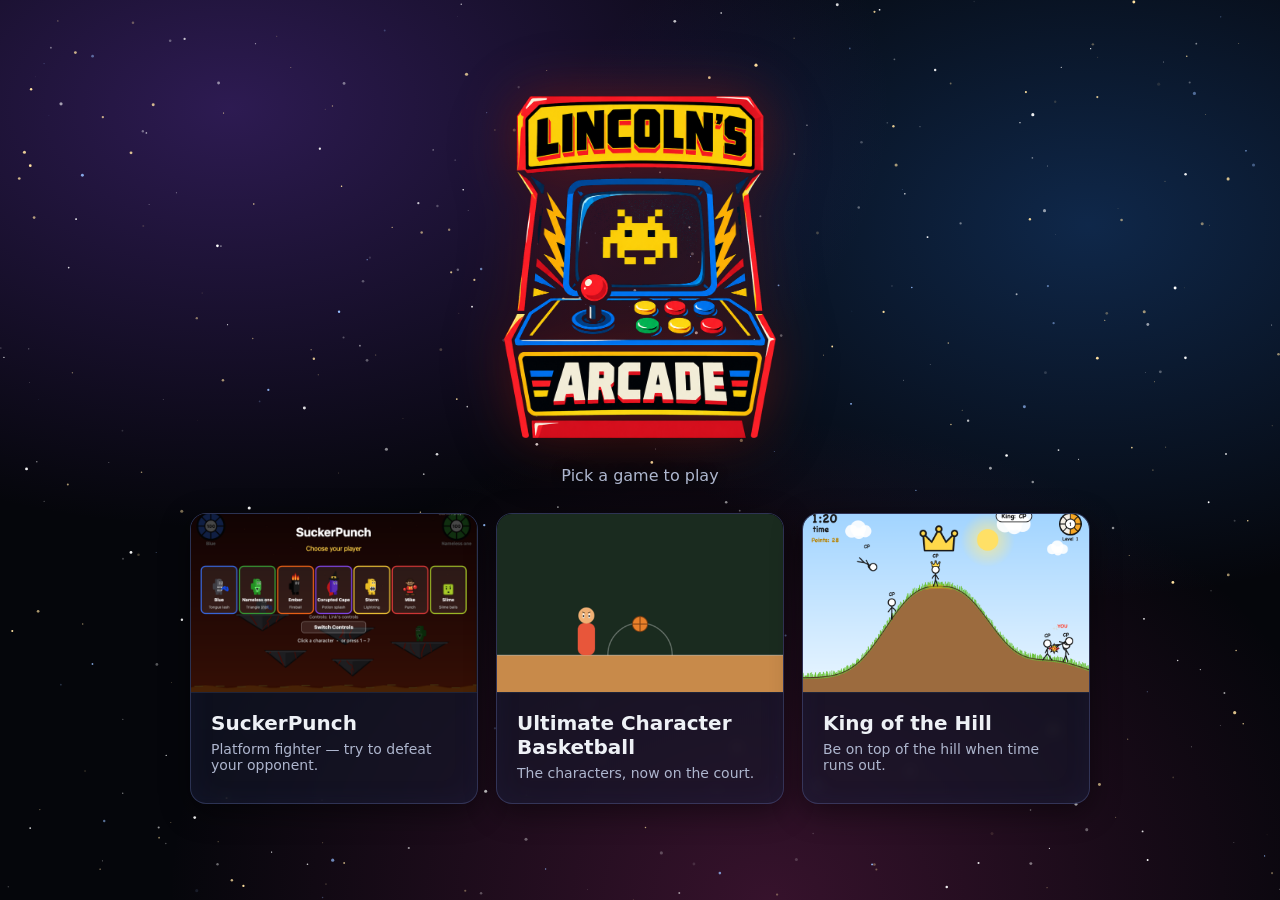
<file: index.html>
<!DOCTYPE html>
<html lang="en">
<head>
<meta charset="UTF-8">
<meta name="viewport" content="width=device-width, initial-scale=1.0">
<title>Lincoln's Arcade</title>
<style>
  :root { color-scheme: dark; }
  * { box-sizing: border-box; }
  html, body { height: 100%; }
  body {
    margin: 0; min-height: 100vh;
    display: flex; flex-direction: column; align-items: center; justify-content: center;
    gap: 28px; padding: 40px 20px;
    font-family: system-ui, -apple-system, sans-serif;
    color: #eef1f6;
    /* deep space: a couple of distant nebula glows over near-black */
    background:
      radial-gradient(1100px 700px at 18% 12%, rgba(94, 52, 168, 0.45), transparent 60%),
      radial-gradient(900px 600px at 85% 25%, rgba(30, 90, 168, 0.40), transparent 62%),
      radial-gradient(1000px 800px at 60% 100%, rgba(168, 46, 120, 0.30), transparent 60%),
      #05060b;
    overflow: hidden;
  }
  /* animated starfield sits behind everything */
  #stars { position: fixed; inset: 0; width: 100%; height: 100%; z-index: 0; display: block; }
  /* keep content above the stars */
  .logo, p.sub, .grid { position: relative; z-index: 1; }

  .sr-only {
    position: absolute; width: 1px; height: 1px; padding: 0; margin: -1px;
    overflow: hidden; clip: rect(0 0 0 0); white-space: nowrap; border: 0;
  }
  .logo {
    display: block; width: auto; height: clamp(220px, 38vh, 380px); max-width: 80vw;
    object-fit: contain;
    filter: drop-shadow(0 0 26px rgba(229, 52, 42, 0.35))
            drop-shadow(0 6px 18px rgba(0, 0, 0, 0.5));
  }
  p.sub { margin: 0; color: #aeb6ce; text-shadow: 0 0 10px rgba(0,0,0,0.6); }
  .grid {
    display: grid; gap: 18px; width: 100%; max-width: 900px;
    grid-template-columns: repeat(auto-fit, minmax(240px, 1fr));
  }
  a.card {
    display: block; border-radius: 16px; overflow: hidden;
    text-decoration: none; color: inherit;
    background: rgba(22, 27, 46, 0.55);
    border: 1px solid rgba(120, 140, 220, 0.28);
    backdrop-filter: blur(6px); -webkit-backdrop-filter: blur(6px);
    box-shadow: 0 8px 30px rgba(0, 0, 0, 0.45), inset 0 0 30px rgba(80, 110, 220, 0.06);
    transition: transform .14s ease, border-color .14s ease, box-shadow .14s ease;
  }
  a.card:hover {
    transform: translateY(-3px);
    border-color: rgba(150, 180, 255, 0.7);
    box-shadow: 0 12px 40px rgba(0,0,0,.5), 0 0 24px rgba(110, 150, 255, 0.35);
  }
  a.card .thumb {
    display: block; width: 100%; aspect-ratio: 16 / 10; object-fit: cover;
    background: #05060b; border-bottom: 1px solid rgba(120, 140, 220, 0.22);
  }
  a.card .body { padding: 18px 20px 22px; }
  a.card .title { font-size: 20px; font-weight: 700; margin-bottom: 6px; }
  a.card .desc { color: #aeb6ce; font-size: 14px; }
  a.card.soon { opacity: .6; pointer-events: none; }
  a.card.soon .desc::after { content: '  •  coming soon'; color: #d8a24a; }
</style>
</head>
<body>
  <canvas id="stars"></canvas>

  <h1 class="sr-only">Lincoln's Arcade</h1>

  <img class="logo" src="logo.png" alt="Lincoln's Arcade">

  <p class="sub">Pick a game to play</p>
  <div class="grid">
    <a class="card" href="suckerpunch/">
      <img class="thumb" src="suckerpunch/thumb.png" alt="SuckerPunch gameplay screenshot">
      <div class="body">
        <div class="title">SuckerPunch</div>
        <div class="desc">Platform fighter — try to defeat your opponent.</div>
      </div>
    </a>
    <a class="card" href="ultimatecharacterbasketball/">
      <img class="thumb" src="ultimatecharacterbasketball/thumb.png" alt="Ultimate Character Basketball screenshot">
      <div class="body">
        <div class="title">Ultimate Character Basketball</div>
        <div class="desc">The characters, now on the court.</div>
      </div>
    </a>
    <a class="card" href="kingofthehill/">
      <img class="thumb" src="kingofthehill/thumb.png" alt="King of the Hill gameplay screenshot">
      <div class="body">
        <div class="title">King of the Hill</div>
        <div class="desc">Be on top of the hill when time runs out.</div>
      </div>
    </a>
  </div>

  <script>
  // Twinkling, slowly-drifting starfield behind the menu.
  (function () {
    const canvas = document.getElementById('stars');
    const ctx = canvas.getContext('2d');
    let w, h, stars, shootTimer;

    function build() {
      const dpr = Math.min(window.devicePixelRatio || 1, 2);
      w = canvas.width = Math.floor(innerWidth * dpr);
      h = canvas.height = Math.floor(innerHeight * dpr);
      canvas.style.width = innerWidth + 'px';
      canvas.style.height = innerHeight + 'px';
      // star count scales with screen area
      const count = Math.round((innerWidth * innerHeight) / 2600);
      stars = [];
      for (let i = 0; i < count; i++) {
        stars.push({
          x: Math.random() * w,
          y: Math.random() * h,
          r: (Math.random() * 1.3 + 0.3) * dpr,
          base: Math.random() * 0.5 + 0.4,       // base brightness
          tw: Math.random() * Math.PI * 2,        // twinkle phase
          tws: Math.random() * 0.04 + 0.01,       // twinkle speed
          drift: (Math.random() * 0.12 + 0.02) * dpr,  // downward drift
          hue: Math.random() < 0.15 ? 210 : (Math.random() < 0.5 ? 45 : 0), // some blue/gold
        });
      }
      shootTimer = 120 + Math.random() * 300;
    }

    let shoot = null;
    function maybeShoot() {
      if (shoot) return;
      if (--shootTimer > 0) return;
      shootTimer = 300 + Math.random() * 600;
      const dpr = Math.min(window.devicePixelRatio || 1, 2);
      shoot = {
        x: Math.random() * w * 0.6, y: Math.random() * h * 0.4,
        vx: (4 + Math.random() * 3) * dpr, vy: (2 + Math.random() * 2) * dpr,
        life: 0, max: 26,
      };
    }

    function frame() {
      ctx.clearRect(0, 0, w, h);
      for (const s of stars) {
        s.tw += s.tws;
        const a = s.base + Math.sin(s.tw) * 0.35;
        s.y += s.drift;
        if (s.y > h + 2) { s.y = -2; s.x = Math.random() * w; }
        ctx.beginPath();
        ctx.arc(s.x, s.y, s.r, 0, Math.PI * 2);
        if (s.hue === 0) ctx.fillStyle = 'rgba(255,255,255,' + Math.max(0, a) + ')';
        else if (s.hue === 210) ctx.fillStyle = 'rgba(150,190,255,' + Math.max(0, a) + ')';
        else ctx.fillStyle = 'rgba(255,225,160,' + Math.max(0, a) + ')';
        ctx.fill();
      }
      // occasional shooting star
      maybeShoot();
      if (shoot) {
        shoot.x += shoot.vx; shoot.y += shoot.vy; shoot.life++;
        const t = 1 - shoot.life / shoot.max;
        ctx.strokeStyle = 'rgba(255,255,255,' + Math.max(0, t) + ')';
        ctx.lineWidth = 2;
        ctx.beginPath();
        ctx.moveTo(shoot.x, shoot.y);
        ctx.lineTo(shoot.x - shoot.vx * 4, shoot.y - shoot.vy * 4);
        ctx.stroke();
        if (shoot.life >= shoot.max) shoot = null;
      }
      requestAnimationFrame(frame);
    }

    build();
    addEventListener('resize', build);
    frame();
  })();
  </script>
</body>
</html>
</file>
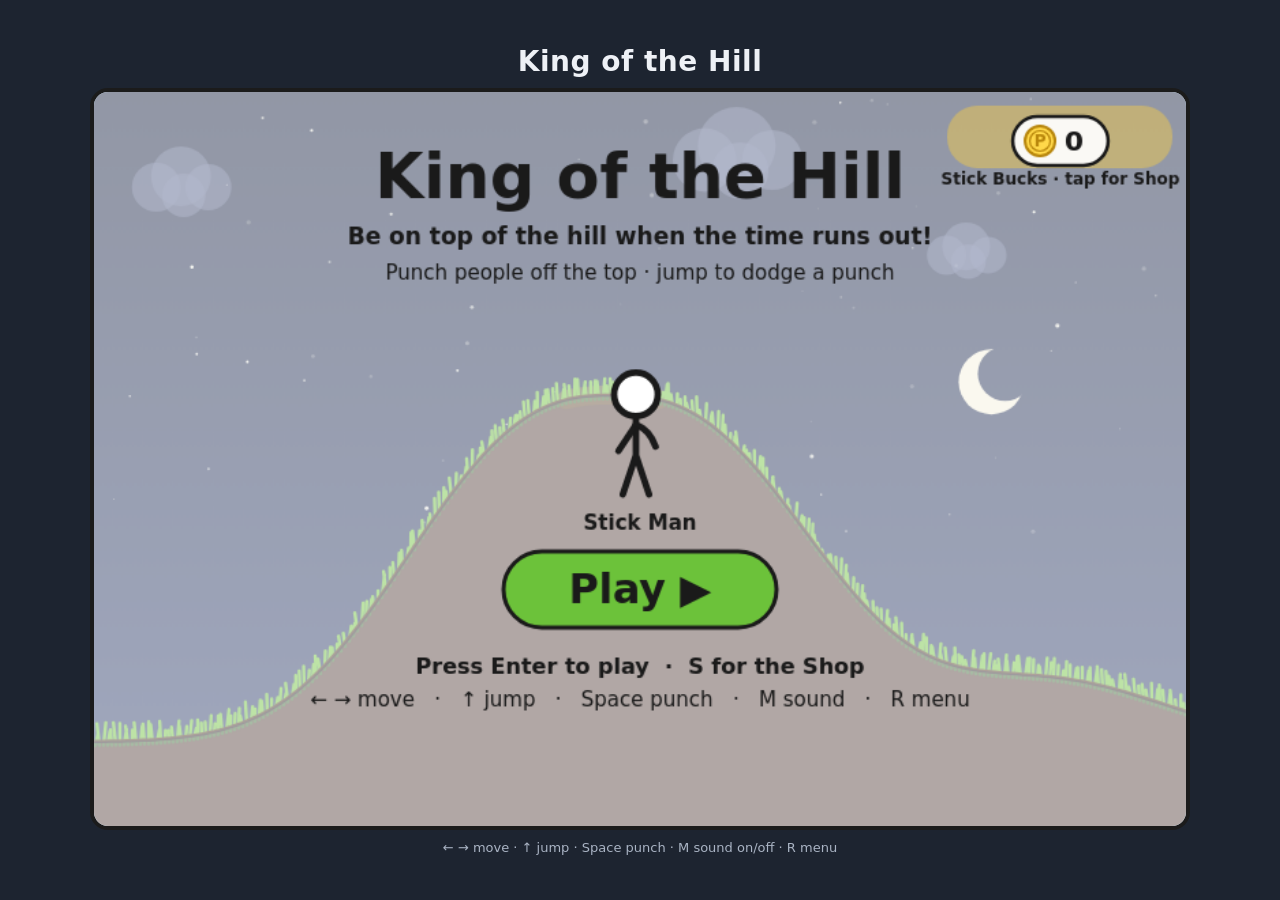
<file: kingofthehill/index.html>
<!DOCTYPE html>
<html lang="en">
<head>
<meta charset="UTF-8">
<meta name="viewport" content="width=device-width, initial-scale=1.0, maximum-scale=1.0, user-scalable=no">
<title>King of the Hill</title>
<link rel="stylesheet" href="css/style.css">
</head>
<body>
  <h1>King of the Hill</h1>
  <canvas id="game" width="800" height="540"></canvas>
  <div id="hint">← → move · ↑ jump · Space punch · M sound on/off · R menu</div>

  <!-- Shared engine (canvas/math helpers, reusable effects, RAF loop). -->
  <script src="../engine/canvas.js"></script>
  <script src="../engine/effects.js"></script>
  <script src="../engine/loop.js"></script>
  <!-- Game code. -->
  <script src="js/game.js"></script>
  <script src="js/shop.js"></script>
  <script src="js/starter.js"></script>
  <script src="js/loadout.js"></script>
  <script src="js/main.js"></script>
</body>
</html>
</file>
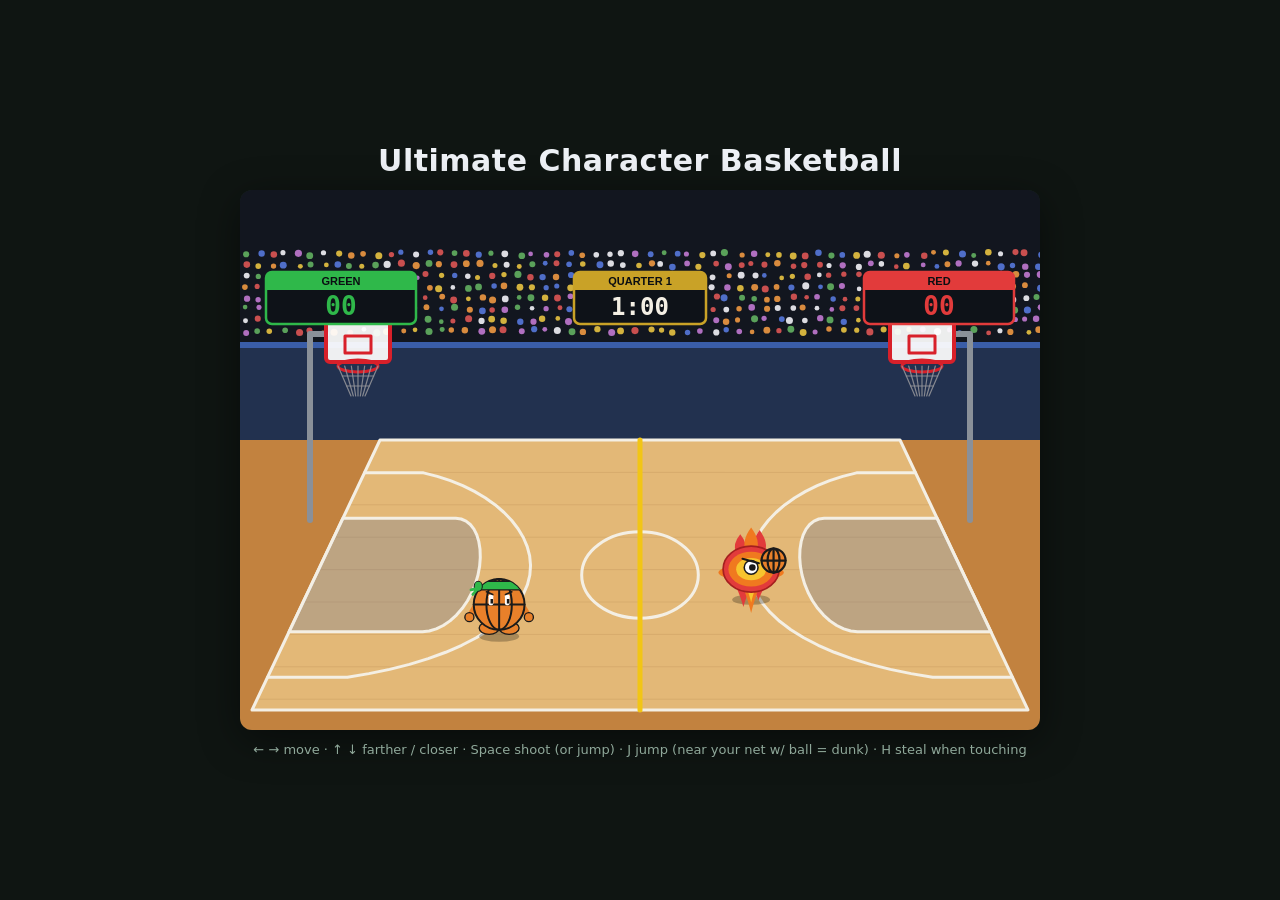
<file: ultimatecharacterbasketball/index.html>
<!DOCTYPE html>
<html lang="en">
<head>
<meta charset="UTF-8">
<meta name="viewport" content="width=device-width, initial-scale=1.0, maximum-scale=1.0, user-scalable=no">
<title>Ultimate Character Basketball</title>
<link rel="stylesheet" href="css/style.css">
</head>
<body>
  <h1>Ultimate Character Basketball</h1>
  <canvas id="game" width="800" height="540"></canvas>
  <div id="hint">← → move · ↑ ↓ farther / closer · Space shoot (or jump) · J jump (near your net w/ ball = dunk) · H steal when touching</div>

  <!-- Shared engine (canvas/math helpers, reusable effects, RAF loop). -->
  <script src="../engine/canvas.js"></script>
  <script src="../engine/effects.js"></script>
  <script src="../engine/loop.js"></script>
  <!-- Game code. -->
  <script src="js/game.js"></script>
</body>
</html>
</file>
<file: kingofthehill/css/style.css>
/* King of the Hill — page shell (mirrors the other games). */
* { box-sizing: border-box; }
html, body {
  margin: 0; height: 100%;
  background: #1d2430; color: #eef1f6;
  font-family: system-ui, -apple-system, sans-serif;
  display: flex; flex-direction: column; align-items: center; justify-content: center;
  gap: 10px;
  overflow: hidden;
  -webkit-user-select: none; user-select: none;
}
h1 { margin: 0; font-size: clamp(20px, 4vw, 28px); letter-spacing: 0.5px; }
canvas {
  border: 4px solid #1b1b1b;
  border-radius: 18px;
  background: #cfe9ff;
  width: min(96vw, calc(86vh * 1.481), 1100px);
  height: auto;
  aspect-ratio: 800 / 540;
  touch-action: none;
}
#hint { color: #aab4c4; font-size: 13px; text-align: center; }
</file>
<file: ultimatecharacterbasketball/css/style.css>
/* Ultimate Character Basketball — starter styles (mirrors SuckerPunch's shell). */
* { box-sizing: border-box; }
html, body {
  margin: 0; height: 100%;
  background: #0f1512; color: #eef1f6;
  font-family: system-ui, -apple-system, sans-serif;
  display: flex; flex-direction: column; align-items: center; justify-content: center;
  gap: 12px;
}
h1 { margin: 0; font-size: clamp(20px, 4vw, 30px); letter-spacing: 0.5px; }
canvas {
  background: #1a2b1f;
  border-radius: 12px;
  max-width: 96vw; height: auto;
  box-shadow: 0 10px 40px rgba(0,0,0,.45);
  touch-action: none;
}
#hint { color: #8fa89a; font-size: 13px; }
</file>
